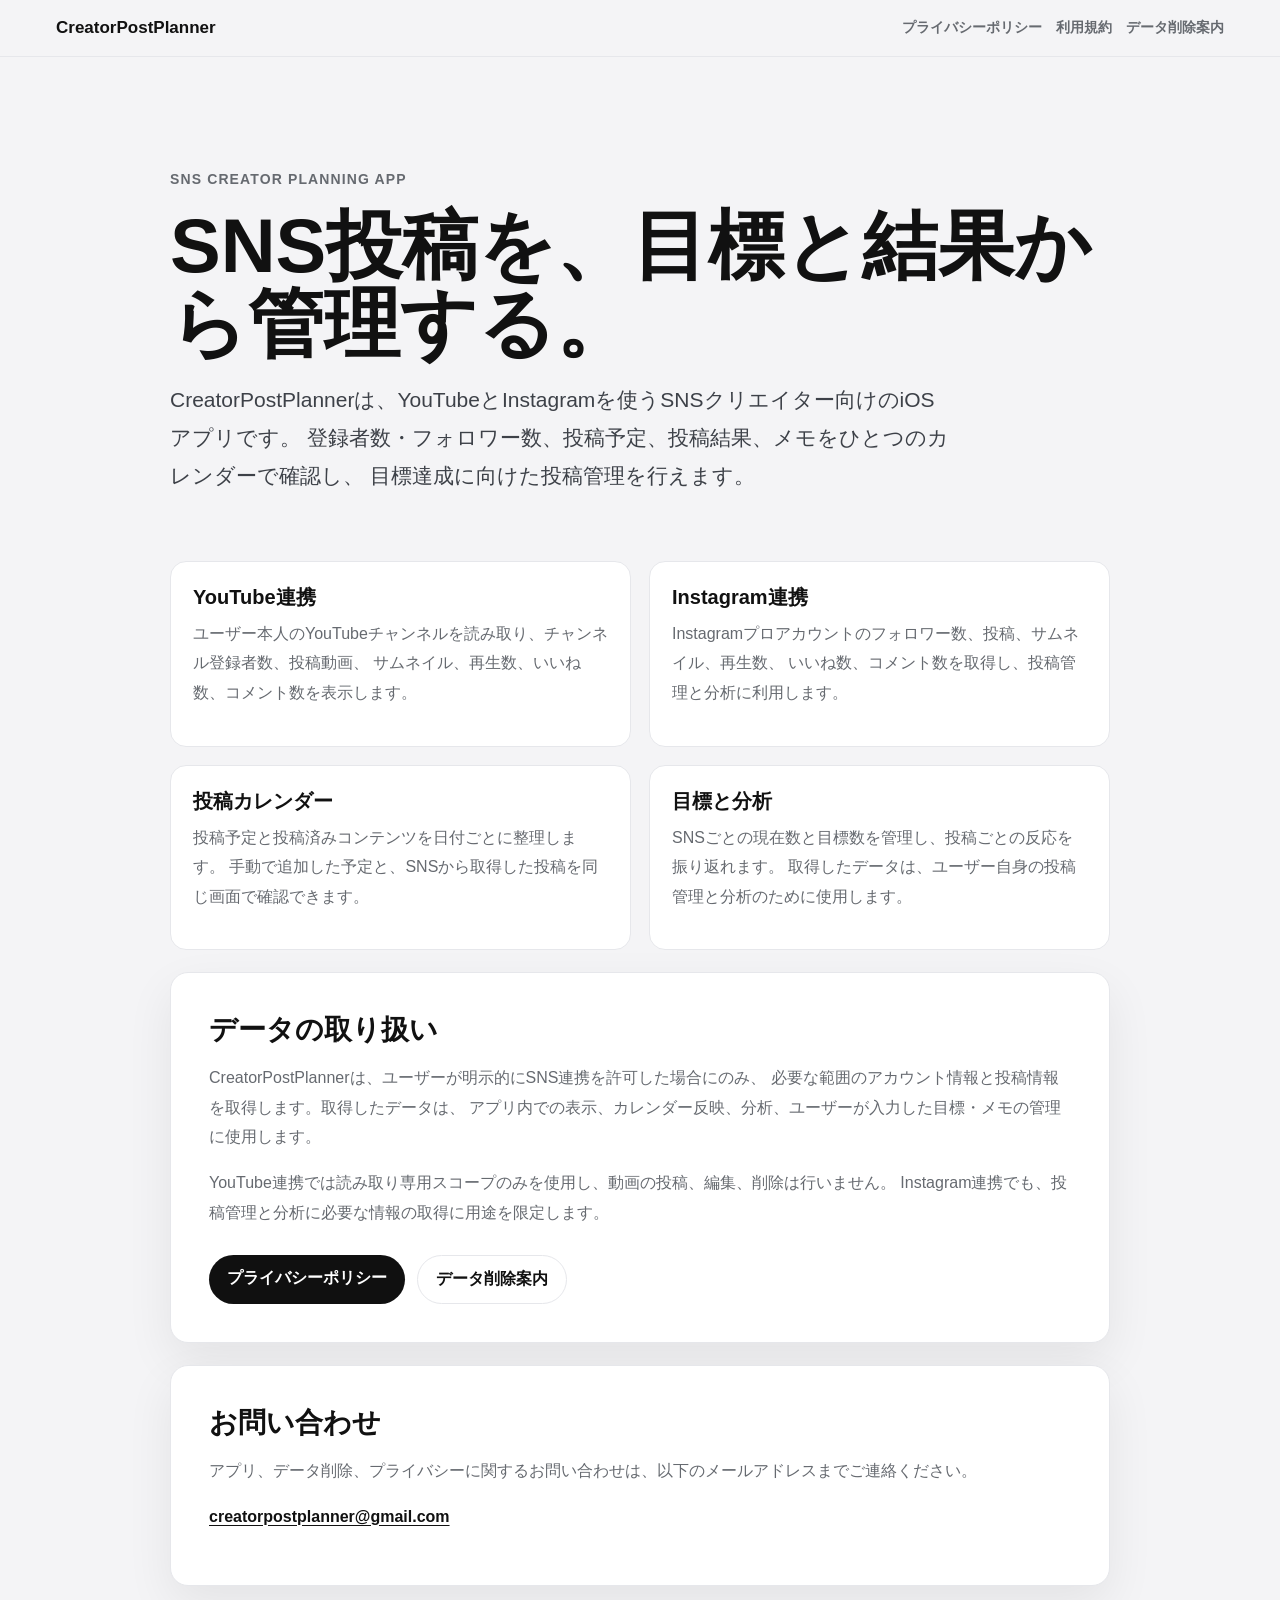
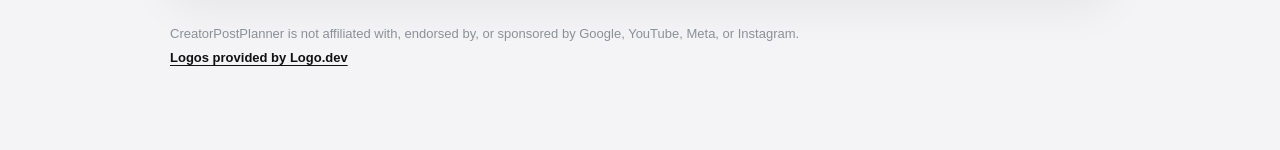
<file: index.html>
<!doctype html>
<html lang="ja">
<head>
  <meta charset="utf-8">
  <meta name="viewport" content="width=device-width, initial-scale=1">
  <title>CreatorPostPlanner</title>
  <meta name="description" content="CreatorPostPlannerは、YouTubeとInstagramの投稿予定、目標、投稿結果を管理するiOSアプリです。">
  <link rel="stylesheet" href="./assets/site.css">
</head>
<body>
  <header class="site-header">
    <a class="brand" href="./">CreatorPostPlanner</a>
    <nav class="site-nav" aria-label="Site navigation">
      <a href="./privacy/">プライバシーポリシー</a>
      <a href="./terms/">利用規約</a>
      <a href="./data-deletion/">データ削除案内</a>
    </nav>
  </header>

  <main class="page">
    <section class="hero">
      <p class="eyebrow">SNS creator planning app</p>
      <h1>SNS投稿を、目標と結果から管理する。</h1>
      <p class="lead">
        CreatorPostPlannerは、YouTubeとInstagramを使うSNSクリエイター向けのiOSアプリです。
        登録者数・フォロワー数、投稿予定、投稿結果、メモをひとつのカレンダーで確認し、
        目標達成に向けた投稿管理を行えます。
      </p>
    </section>

    <section class="grid" aria-label="Feature overview">
      <article class="mini-card">
        <h2>YouTube連携</h2>
        <p>
          ユーザー本人のYouTubeチャンネルを読み取り、チャンネル登録者数、投稿動画、
          サムネイル、再生数、いいね数、コメント数を表示します。
        </p>
      </article>

      <article class="mini-card">
        <h2>Instagram連携</h2>
        <p>
          Instagramプロアカウントのフォロワー数、投稿、サムネイル、再生数、
          いいね数、コメント数を取得し、投稿管理と分析に利用します。
        </p>
      </article>

      <article class="mini-card">
        <h2>投稿カレンダー</h2>
        <p>
          投稿予定と投稿済みコンテンツを日付ごとに整理します。
          手動で追加した予定と、SNSから取得した投稿を同じ画面で確認できます。
        </p>
      </article>

      <article class="mini-card">
        <h2>目標と分析</h2>
        <p>
          SNSごとの現在数と目標数を管理し、投稿ごとの反応を振り返れます。
          取得したデータは、ユーザー自身の投稿管理と分析のために使用します。
        </p>
      </article>
    </section>

    <section class="card section">
      <h2>データの取り扱い</h2>
      <p>
        CreatorPostPlannerは、ユーザーが明示的にSNS連携を許可した場合にのみ、
        必要な範囲のアカウント情報と投稿情報を取得します。取得したデータは、
        アプリ内での表示、カレンダー反映、分析、ユーザーが入力した目標・メモの管理に使用します。
      </p>
      <p>
        YouTube連携では読み取り専用スコープのみを使用し、動画の投稿、編集、削除は行いません。
        Instagram連携でも、投稿管理と分析に必要な情報の取得に用途を限定します。
      </p>
      <div class="link-row">
        <a class="button-link" href="./privacy/">プライバシーポリシー</a>
        <a class="button-link secondary-link" href="./data-deletion/">データ削除案内</a>
      </div>
    </section>

    <section class="card section">
      <h2>お問い合わせ</h2>
      <p>
        アプリ、データ削除、プライバシーに関するお問い合わせは、以下のメールアドレスまでご連絡ください。
      </p>
      <p><a href="mailto:creatorpostplanner@gmail.com">creatorpostplanner@gmail.com</a></p>
    </section>

    <p class="footer">
      CreatorPostPlanner is not affiliated with, endorsed by, or sponsored by Google, YouTube, Meta, or Instagram.
      <br>
      <a href="https://www.logo.dev/" rel="noopener">Logos provided by Logo.dev</a>
    </p>
  </main>
</body>
</html>
</file>
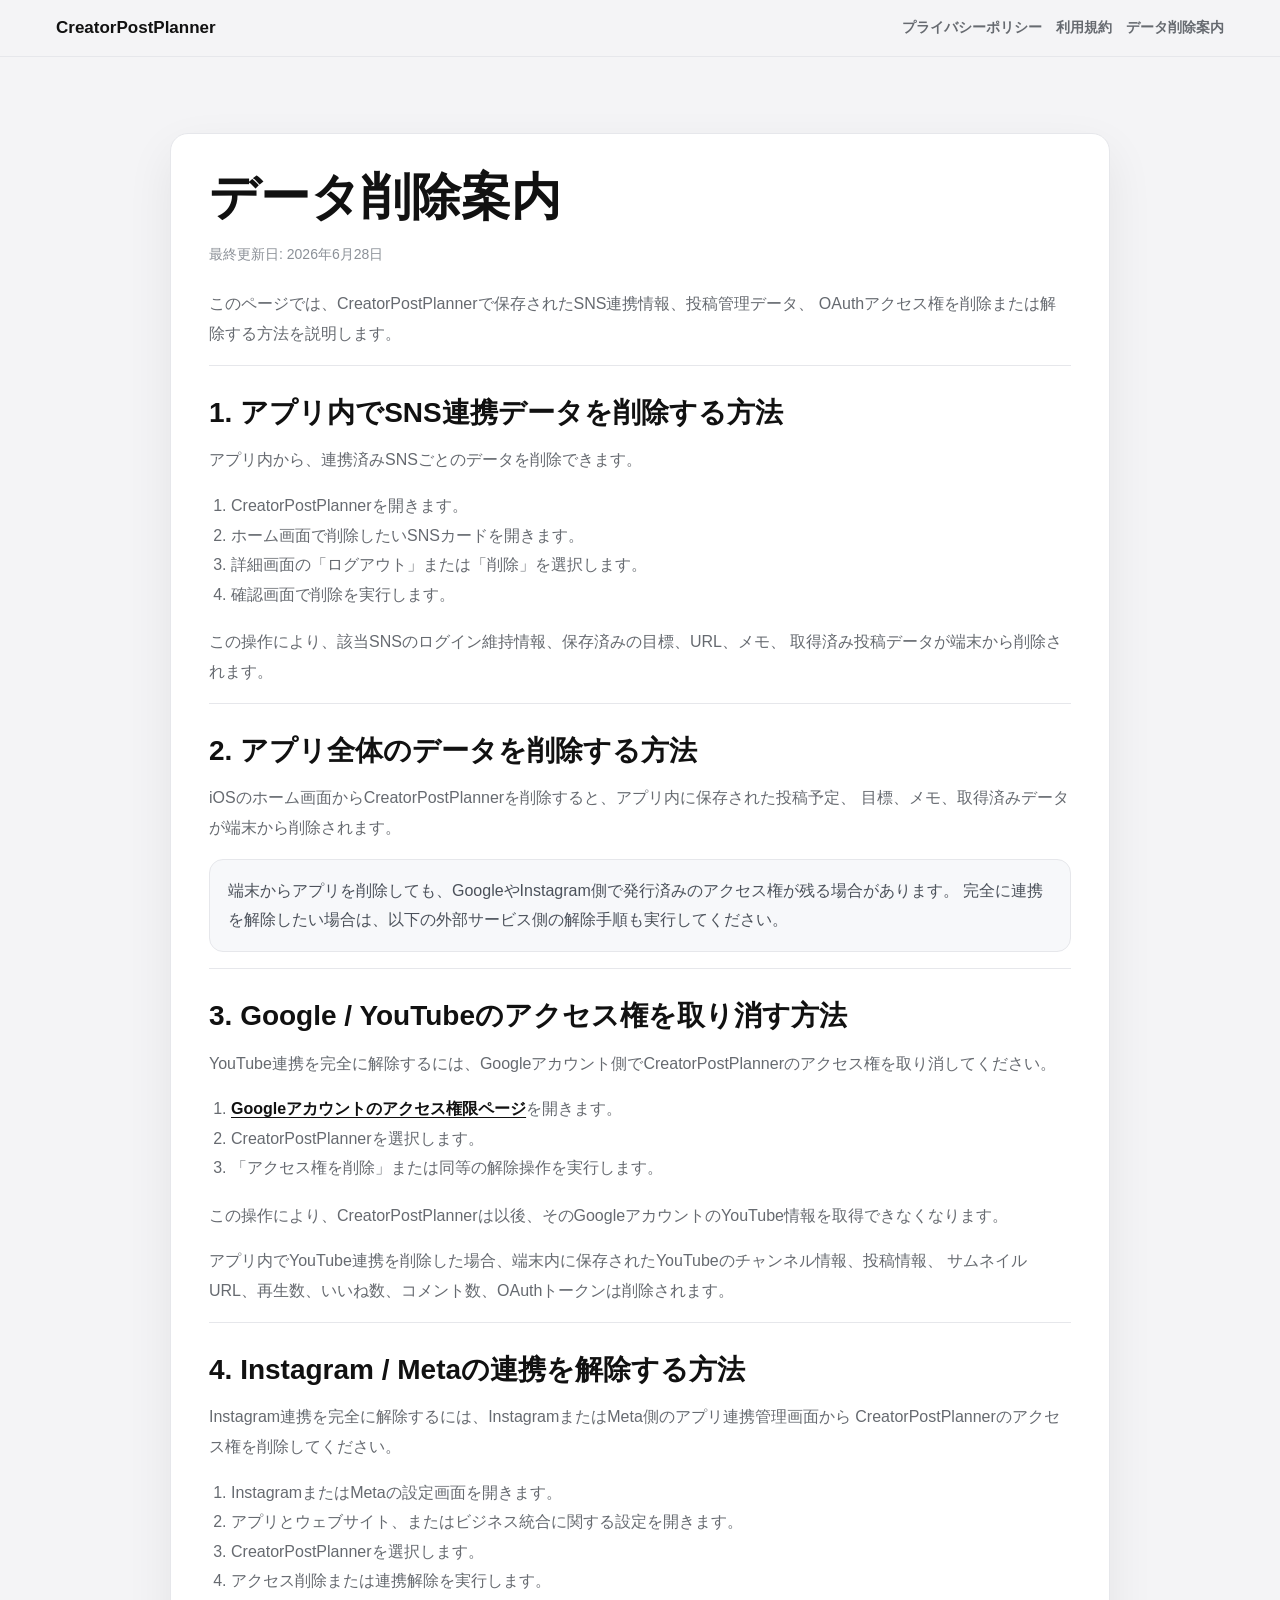
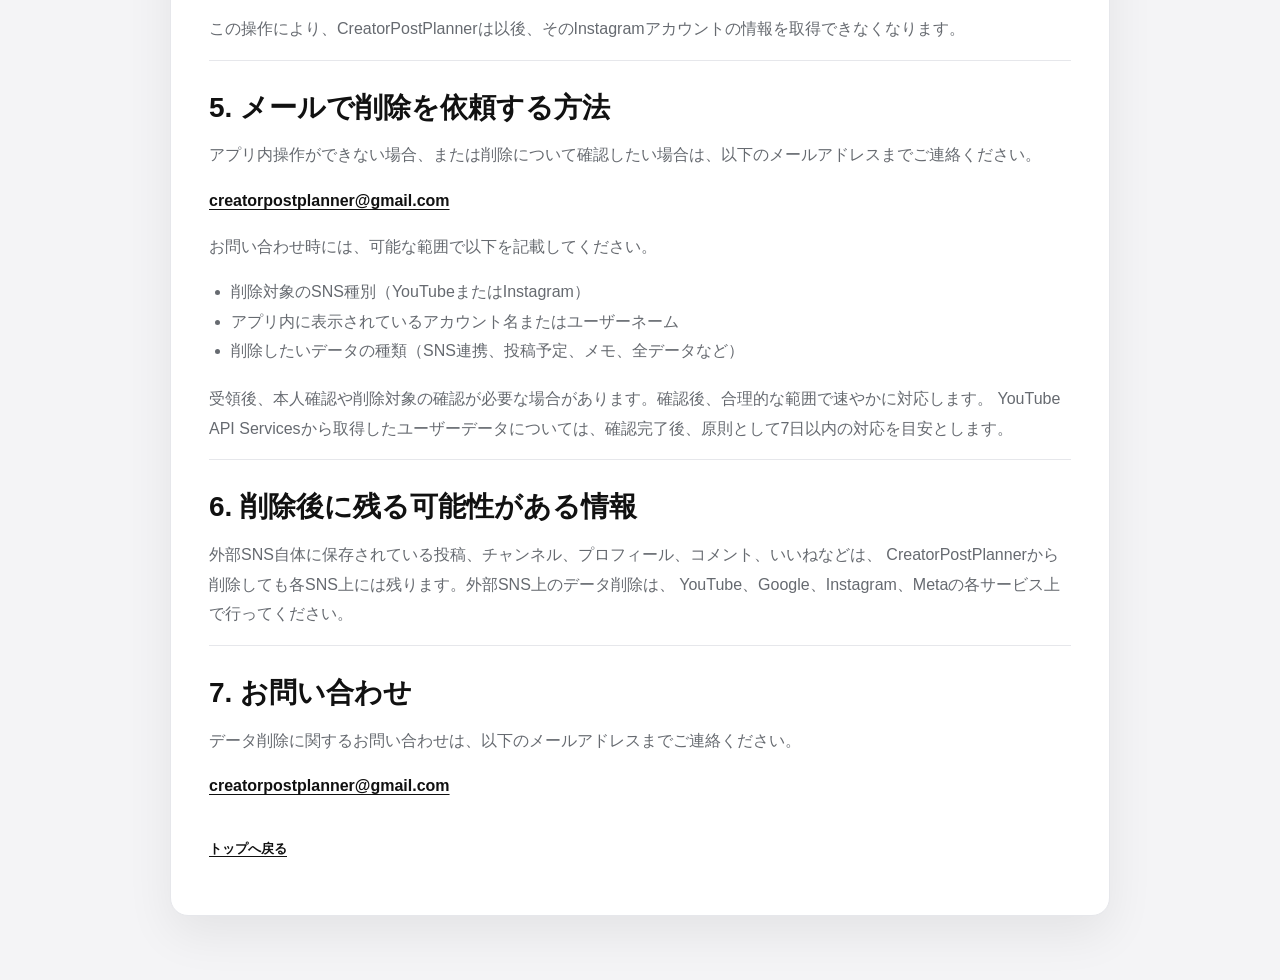
<file: data-deletion/index.html>
<!doctype html>
<html lang="ja">
<head>
  <meta charset="utf-8">
  <meta name="viewport" content="width=device-width, initial-scale=1">
  <title>データ削除案内 | CreatorPostPlanner</title>
  <meta name="description" content="CreatorPostPlannerで保存されたSNS連携情報、投稿管理データ、OAuthアクセス権の削除方法を説明します。">
  <link rel="stylesheet" href="../assets/site.css">
</head>
<body>
  <header class="site-header">
    <a class="brand" href="../">CreatorPostPlanner</a>
    <nav class="site-nav" aria-label="Site navigation">
      <a href="../privacy/">プライバシーポリシー</a>
      <a href="../terms/">利用規約</a>
      <a href="../data-deletion/">データ削除案内</a>
    </nav>
  </header>

  <main class="page legal">
    <article class="card">
      <h1>データ削除案内</h1>
      <p class="meta">最終更新日: 2026年6月28日</p>

      <p>
        このページでは、CreatorPostPlannerで保存されたSNS連携情報、投稿管理データ、
        OAuthアクセス権を削除または解除する方法を説明します。
      </p>

      <section class="legal-section">
        <h2>1. アプリ内でSNS連携データを削除する方法</h2>
        <p>アプリ内から、連携済みSNSごとのデータを削除できます。</p>
        <ol>
          <li>CreatorPostPlannerを開きます。</li>
          <li>ホーム画面で削除したいSNSカードを開きます。</li>
          <li>詳細画面の「ログアウト」または「削除」を選択します。</li>
          <li>確認画面で削除を実行します。</li>
        </ol>
        <p>
          この操作により、該当SNSのログイン維持情報、保存済みの目標、URL、メモ、
          取得済み投稿データが端末から削除されます。
        </p>
      </section>

      <section class="legal-section">
        <h2>2. アプリ全体のデータを削除する方法</h2>
        <p>
          iOSのホーム画面からCreatorPostPlannerを削除すると、アプリ内に保存された投稿予定、
          目標、メモ、取得済みデータが端末から削除されます。
        </p>
        <p class="notice">
          端末からアプリを削除しても、GoogleやInstagram側で発行済みのアクセス権が残る場合があります。
          完全に連携を解除したい場合は、以下の外部サービス側の解除手順も実行してください。
        </p>
      </section>

      <section class="legal-section">
        <h2>3. Google / YouTubeのアクセス権を取り消す方法</h2>
        <p>
          YouTube連携を完全に解除するには、Googleアカウント側でCreatorPostPlannerのアクセス権を取り消してください。
        </p>
        <ol>
          <li><a href="https://myaccount.google.com/permissions" rel="noopener">Googleアカウントのアクセス権限ページ</a>を開きます。</li>
          <li>CreatorPostPlannerを選択します。</li>
          <li>「アクセス権を削除」または同等の解除操作を実行します。</li>
        </ol>
        <p>
          この操作により、CreatorPostPlannerは以後、そのGoogleアカウントのYouTube情報を取得できなくなります。
        </p>
        <p>
          アプリ内でYouTube連携を削除した場合、端末内に保存されたYouTubeのチャンネル情報、投稿情報、
          サムネイルURL、再生数、いいね数、コメント数、OAuthトークンは削除されます。
        </p>
      </section>

      <section class="legal-section">
        <h2>4. Instagram / Metaの連携を解除する方法</h2>
        <p>
          Instagram連携を完全に解除するには、InstagramまたはMeta側のアプリ連携管理画面から
          CreatorPostPlannerのアクセス権を削除してください。
        </p>
        <ol>
          <li>InstagramまたはMetaの設定画面を開きます。</li>
          <li>アプリとウェブサイト、またはビジネス統合に関する設定を開きます。</li>
          <li>CreatorPostPlannerを選択します。</li>
          <li>アクセス削除または連携解除を実行します。</li>
        </ol>
        <p>
          この操作により、CreatorPostPlannerは以後、そのInstagramアカウントの情報を取得できなくなります。
        </p>
      </section>

      <section class="legal-section">
        <h2>5. メールで削除を依頼する方法</h2>
        <p>
          アプリ内操作ができない場合、または削除について確認したい場合は、以下のメールアドレスまでご連絡ください。
        </p>
        <p><a href="mailto:creatorpostplanner@gmail.com">creatorpostplanner@gmail.com</a></p>
        <p>お問い合わせ時には、可能な範囲で以下を記載してください。</p>
        <ul>
          <li>削除対象のSNS種別（YouTubeまたはInstagram）</li>
          <li>アプリ内に表示されているアカウント名またはユーザーネーム</li>
          <li>削除したいデータの種類（SNS連携、投稿予定、メモ、全データなど）</li>
        </ul>
        <p>
          受領後、本人確認や削除対象の確認が必要な場合があります。確認後、合理的な範囲で速やかに対応します。
          YouTube API Servicesから取得したユーザーデータについては、確認完了後、原則として7日以内の対応を目安とします。
        </p>
      </section>

      <section class="legal-section">
        <h2>6. 削除後に残る可能性がある情報</h2>
        <p>
          外部SNS自体に保存されている投稿、チャンネル、プロフィール、コメント、いいねなどは、
          CreatorPostPlannerから削除しても各SNS上には残ります。外部SNS上のデータ削除は、
          YouTube、Google、Instagram、Metaの各サービス上で行ってください。
        </p>
      </section>

      <section class="legal-section">
        <h2>7. お問い合わせ</h2>
        <p>
          データ削除に関するお問い合わせは、以下のメールアドレスまでご連絡ください。
        </p>
        <p><a href="mailto:creatorpostplanner@gmail.com">creatorpostplanner@gmail.com</a></p>
      </section>

      <p class="footer"><a href="../">トップへ戻る</a></p>
    </article>
  </main>
</body>
</html>
</file>
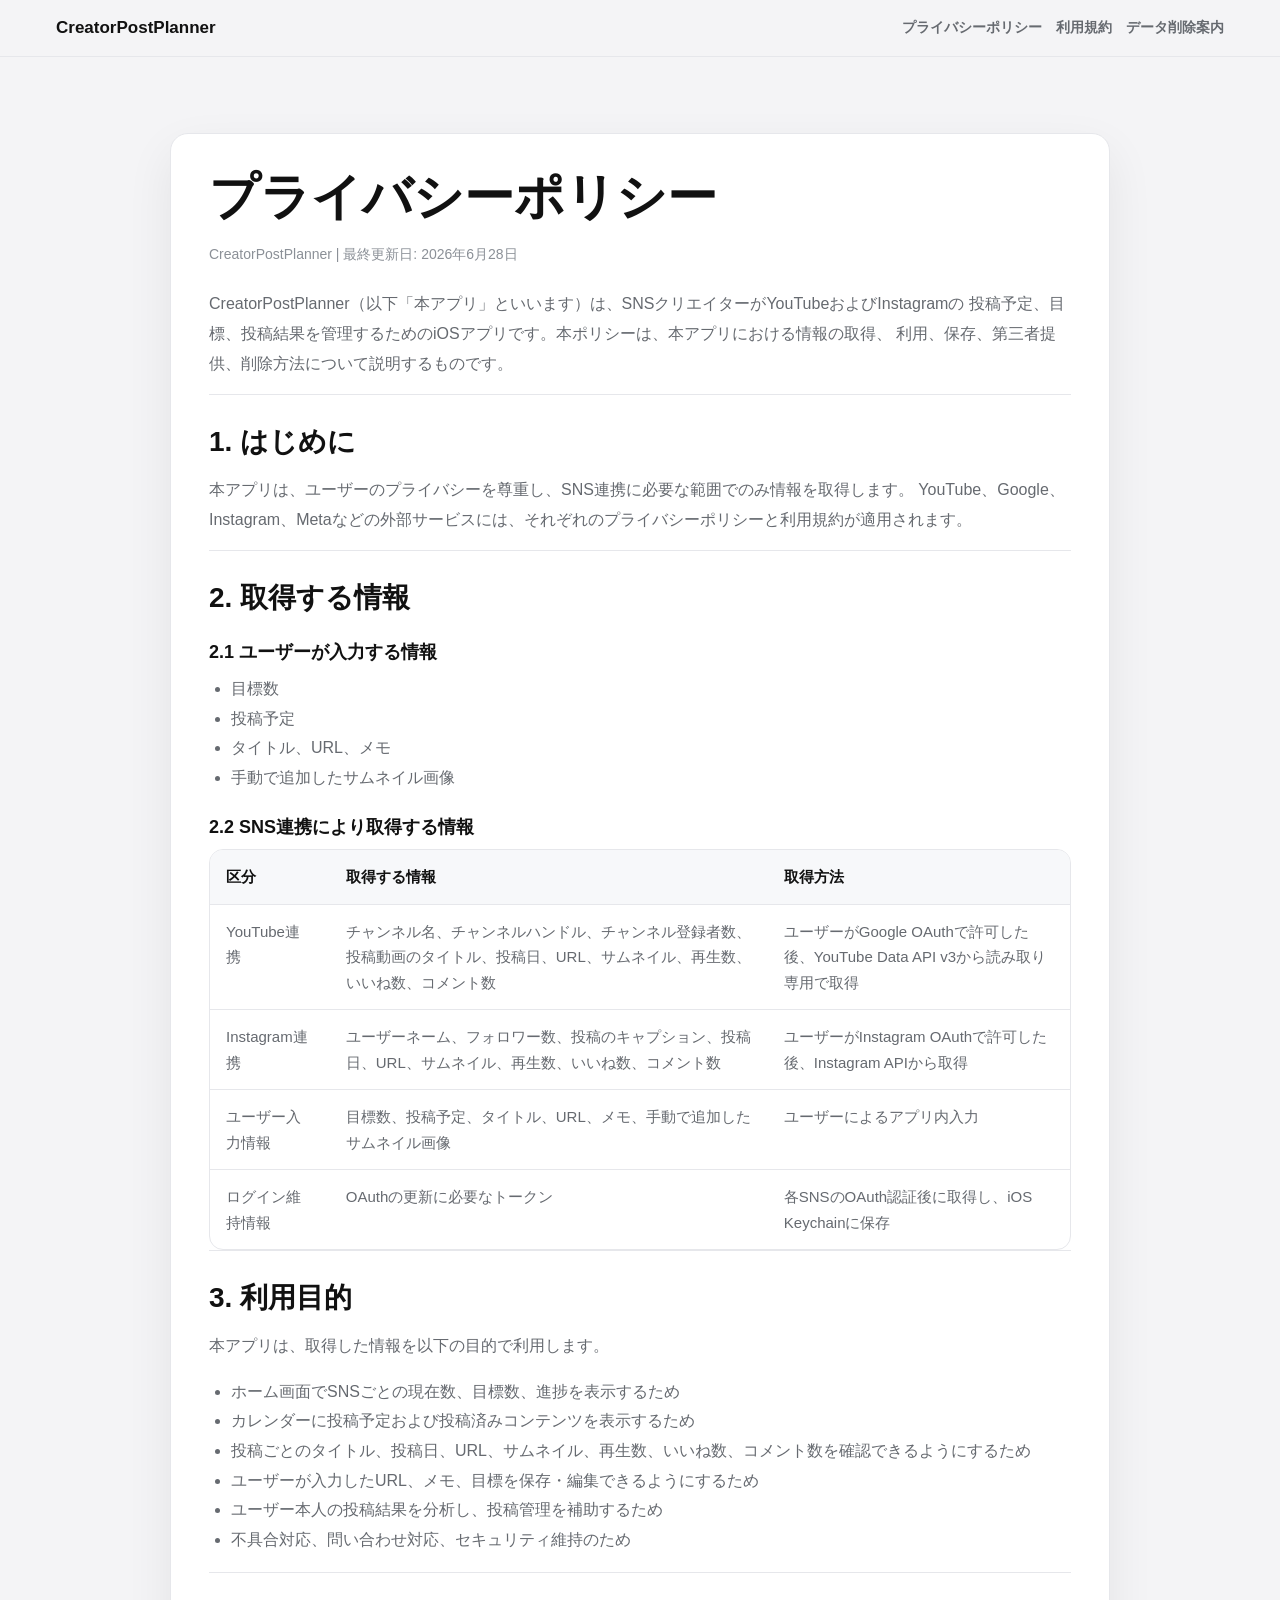
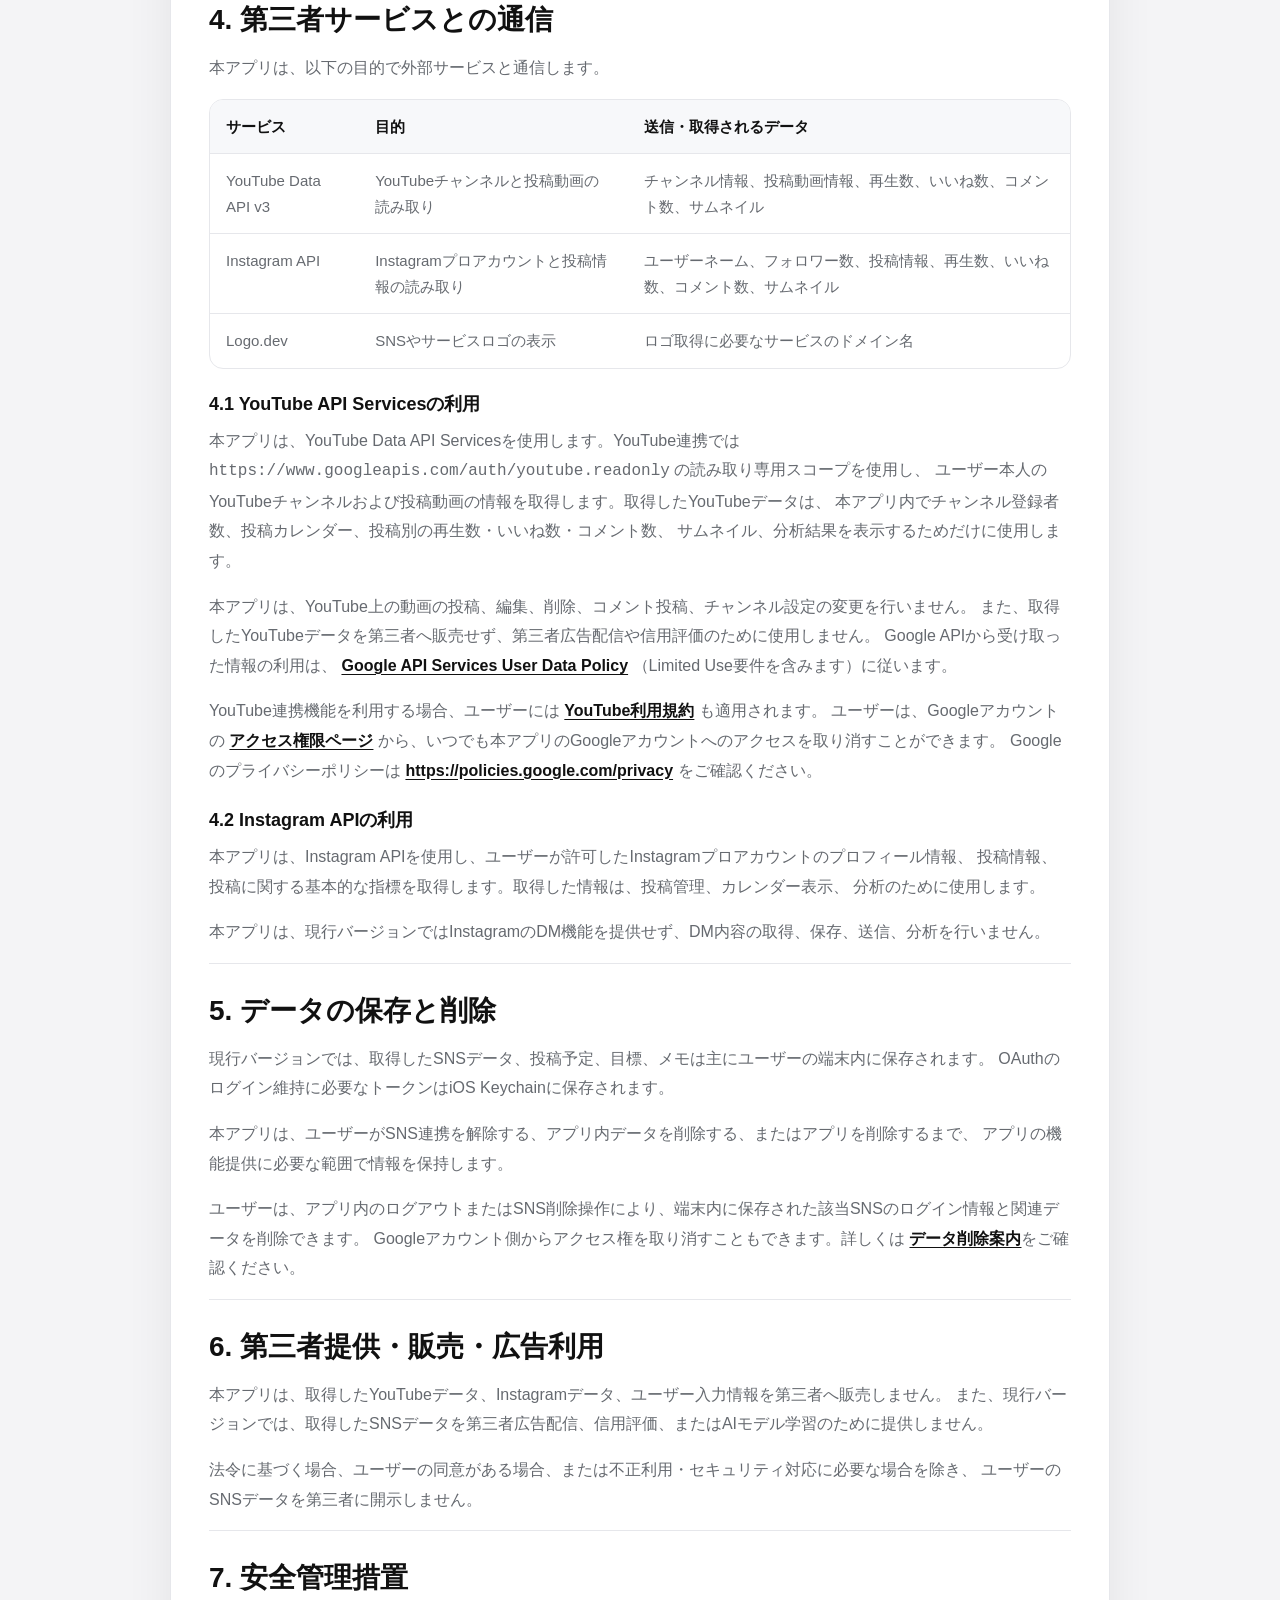
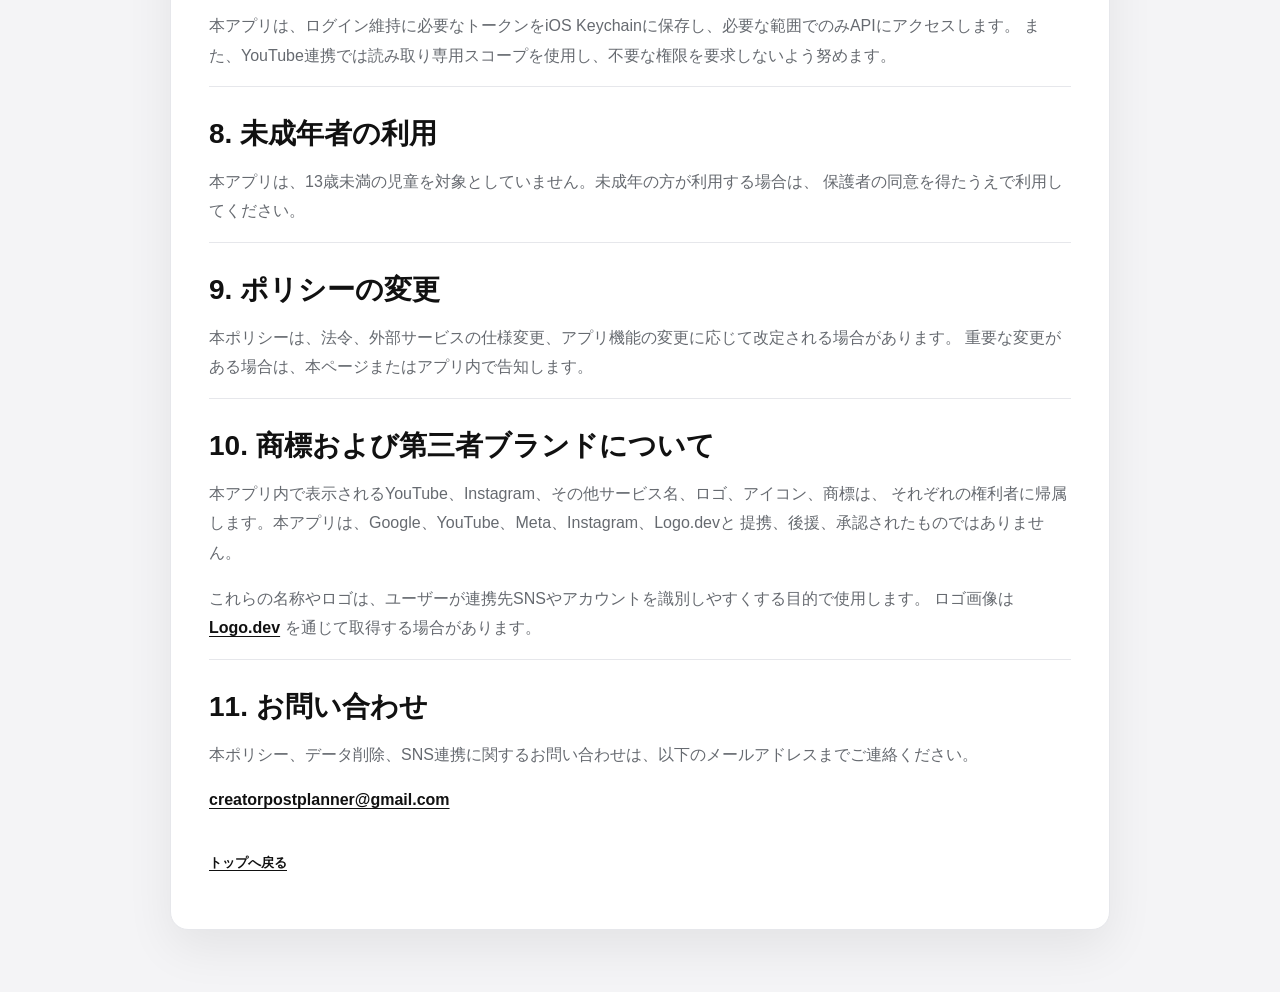
<file: privacy/index.html>
<!doctype html>
<html lang="ja">
<head>
  <meta charset="utf-8">
  <meta name="viewport" content="width=device-width, initial-scale=1">
  <title>プライバシーポリシー | CreatorPostPlanner</title>
  <meta name="description" content="CreatorPostPlannerのプライバシーポリシー。取得するSNSデータ、利用目的、保存、削除、第三者提供について説明します。">
  <link rel="stylesheet" href="../assets/site.css">
</head>
<body>
  <header class="site-header">
    <a class="brand" href="../">CreatorPostPlanner</a>
    <nav class="site-nav" aria-label="Site navigation">
      <a href="../privacy/">プライバシーポリシー</a>
      <a href="../terms/">利用規約</a>
      <a href="../data-deletion/">データ削除案内</a>
    </nav>
  </header>

  <main class="page legal">
    <article class="card">
      <h1>プライバシーポリシー</h1>
      <p class="meta">CreatorPostPlanner | 最終更新日: 2026年6月28日</p>

      <p>
        CreatorPostPlanner（以下「本アプリ」といいます）は、SNSクリエイターがYouTubeおよびInstagramの
        投稿予定、目標、投稿結果を管理するためのiOSアプリです。本ポリシーは、本アプリにおける情報の取得、
        利用、保存、第三者提供、削除方法について説明するものです。
      </p>

      <section class="legal-section">
        <h2>1. はじめに</h2>
        <p>
          本アプリは、ユーザーのプライバシーを尊重し、SNS連携に必要な範囲でのみ情報を取得します。
          YouTube、Google、Instagram、Metaなどの外部サービスには、それぞれのプライバシーポリシーと利用規約が適用されます。
        </p>
      </section>

      <section class="legal-section">
        <h2>2. 取得する情報</h2>
        <h3>2.1 ユーザーが入力する情報</h3>
        <ul>
          <li>目標数</li>
          <li>投稿予定</li>
          <li>タイトル、URL、メモ</li>
          <li>手動で追加したサムネイル画像</li>
        </ul>

        <h3>2.2 SNS連携により取得する情報</h3>
        <div class="table-wrap">
          <table>
            <thead>
              <tr>
                <th>区分</th>
                <th>取得する情報</th>
                <th>取得方法</th>
              </tr>
            </thead>
            <tbody>
              <tr>
                <td>YouTube連携</td>
                <td>チャンネル名、チャンネルハンドル、チャンネル登録者数、投稿動画のタイトル、投稿日、URL、サムネイル、再生数、いいね数、コメント数</td>
                <td>ユーザーがGoogle OAuthで許可した後、YouTube Data API v3から読み取り専用で取得</td>
              </tr>
              <tr>
                <td>Instagram連携</td>
                <td>ユーザーネーム、フォロワー数、投稿のキャプション、投稿日、URL、サムネイル、再生数、いいね数、コメント数</td>
                <td>ユーザーがInstagram OAuthで許可した後、Instagram APIから取得</td>
              </tr>
              <tr>
                <td>ユーザー入力情報</td>
                <td>目標数、投稿予定、タイトル、URL、メモ、手動で追加したサムネイル画像</td>
                <td>ユーザーによるアプリ内入力</td>
              </tr>
              <tr>
                <td>ログイン維持情報</td>
                <td>OAuthの更新に必要なトークン</td>
                <td>各SNSのOAuth認証後に取得し、iOS Keychainに保存</td>
              </tr>
            </tbody>
          </table>
        </div>
      </section>

      <section class="legal-section">
        <h2>3. 利用目的</h2>
        <p>本アプリは、取得した情報を以下の目的で利用します。</p>
        <ul>
          <li>ホーム画面でSNSごとの現在数、目標数、進捗を表示するため</li>
          <li>カレンダーに投稿予定および投稿済みコンテンツを表示するため</li>
          <li>投稿ごとのタイトル、投稿日、URL、サムネイル、再生数、いいね数、コメント数を確認できるようにするため</li>
          <li>ユーザーが入力したURL、メモ、目標を保存・編集できるようにするため</li>
          <li>ユーザー本人の投稿結果を分析し、投稿管理を補助するため</li>
          <li>不具合対応、問い合わせ対応、セキュリティ維持のため</li>
        </ul>
      </section>

      <section class="legal-section">
        <h2>4. 第三者サービスとの通信</h2>
        <p>本アプリは、以下の目的で外部サービスと通信します。</p>
        <div class="table-wrap">
          <table>
            <thead>
              <tr>
                <th>サービス</th>
                <th>目的</th>
                <th>送信・取得されるデータ</th>
              </tr>
            </thead>
            <tbody>
              <tr>
                <td>YouTube Data API v3</td>
                <td>YouTubeチャンネルと投稿動画の読み取り</td>
                <td>チャンネル情報、投稿動画情報、再生数、いいね数、コメント数、サムネイル</td>
              </tr>
              <tr>
                <td>Instagram API</td>
                <td>Instagramプロアカウントと投稿情報の読み取り</td>
                <td>ユーザーネーム、フォロワー数、投稿情報、再生数、いいね数、コメント数、サムネイル</td>
              </tr>
              <tr>
                <td>Logo.dev</td>
                <td>SNSやサービスロゴの表示</td>
                <td>ロゴ取得に必要なサービスのドメイン名</td>
              </tr>
            </tbody>
          </table>
        </div>

        <h3>4.1 YouTube API Servicesの利用</h3>
        <p>
          本アプリは、YouTube Data API Servicesを使用します。YouTube連携では
          <code>https://www.googleapis.com/auth/youtube.readonly</code> の読み取り専用スコープを使用し、
          ユーザー本人のYouTubeチャンネルおよび投稿動画の情報を取得します。取得したYouTubeデータは、
          本アプリ内でチャンネル登録者数、投稿カレンダー、投稿別の再生数・いいね数・コメント数、
          サムネイル、分析結果を表示するためだけに使用します。
        </p>
        <p>
          本アプリは、YouTube上の動画の投稿、編集、削除、コメント投稿、チャンネル設定の変更を行いません。
          また、取得したYouTubeデータを第三者へ販売せず、第三者広告配信や信用評価のために使用しません。
          Google APIから受け取った情報の利用は、
          <a href="https://developers.google.com/terms/api-services-user-data-policy" rel="noopener">Google API Services User Data Policy</a>
          （Limited Use要件を含みます）に従います。
        </p>
        <p>
          YouTube連携機能を利用する場合、ユーザーには
          <a href="https://www.youtube.com/t/terms" rel="noopener">YouTube利用規約</a>
          も適用されます。
          ユーザーは、Googleアカウントの
          <a href="https://myaccount.google.com/permissions" rel="noopener">アクセス権限ページ</a>
          から、いつでも本アプリのGoogleアカウントへのアクセスを取り消すことができます。
          Googleのプライバシーポリシーは
          <a href="https://policies.google.com/privacy" rel="noopener">https://policies.google.com/privacy</a>
          をご確認ください。
        </p>

        <h3>4.2 Instagram APIの利用</h3>
        <p>
          本アプリは、Instagram APIを使用し、ユーザーが許可したInstagramプロアカウントのプロフィール情報、
          投稿情報、投稿に関する基本的な指標を取得します。取得した情報は、投稿管理、カレンダー表示、
          分析のために使用します。
        </p>
        <p>
          本アプリは、現行バージョンではInstagramのDM機能を提供せず、DM内容の取得、保存、送信、分析を行いません。
        </p>
      </section>

      <section class="legal-section">
        <h2>5. データの保存と削除</h2>
        <p>
          現行バージョンでは、取得したSNSデータ、投稿予定、目標、メモは主にユーザーの端末内に保存されます。
          OAuthのログイン維持に必要なトークンはiOS Keychainに保存されます。
        </p>
        <p>
          本アプリは、ユーザーがSNS連携を解除する、アプリ内データを削除する、またはアプリを削除するまで、
          アプリの機能提供に必要な範囲で情報を保持します。
        </p>
        <p>
          ユーザーは、アプリ内のログアウトまたはSNS削除操作により、端末内に保存された該当SNSのログイン情報と関連データを削除できます。
          Googleアカウント側からアクセス権を取り消すこともできます。詳しくは
          <a href="../data-deletion/">データ削除案内</a>をご確認ください。
        </p>
      </section>

      <section class="legal-section">
        <h2>6. 第三者提供・販売・広告利用</h2>
        <p>
          本アプリは、取得したYouTubeデータ、Instagramデータ、ユーザー入力情報を第三者へ販売しません。
          また、現行バージョンでは、取得したSNSデータを第三者広告配信、信用評価、またはAIモデル学習のために提供しません。
        </p>
        <p>
          法令に基づく場合、ユーザーの同意がある場合、または不正利用・セキュリティ対応に必要な場合を除き、
          ユーザーのSNSデータを第三者に開示しません。
        </p>
      </section>

      <section class="legal-section">
        <h2>7. 安全管理措置</h2>
        <p>
          本アプリは、ログイン維持に必要なトークンをiOS Keychainに保存し、必要な範囲でのみAPIにアクセスします。
          また、YouTube連携では読み取り専用スコープを使用し、不要な権限を要求しないよう努めます。
        </p>
      </section>

      <section class="legal-section">
        <h2>8. 未成年者の利用</h2>
        <p>
          本アプリは、13歳未満の児童を対象としていません。未成年の方が利用する場合は、
          保護者の同意を得たうえで利用してください。
        </p>
      </section>

      <section class="legal-section">
        <h2>9. ポリシーの変更</h2>
        <p>
          本ポリシーは、法令、外部サービスの仕様変更、アプリ機能の変更に応じて改定される場合があります。
          重要な変更がある場合は、本ページまたはアプリ内で告知します。
        </p>
      </section>

      <section class="legal-section">
        <h2>10. 商標および第三者ブランドについて</h2>
        <p>
          本アプリ内で表示されるYouTube、Instagram、その他サービス名、ロゴ、アイコン、商標は、
          それぞれの権利者に帰属します。本アプリは、Google、YouTube、Meta、Instagram、Logo.devと
          提携、後援、承認されたものではありません。
        </p>
        <p>
          これらの名称やロゴは、ユーザーが連携先SNSやアカウントを識別しやすくする目的で使用します。
          ロゴ画像は <a href="https://www.logo.dev/" rel="noopener">Logo.dev</a> を通じて取得する場合があります。
        </p>
      </section>

      <section class="legal-section">
        <h2>11. お問い合わせ</h2>
        <p>
          本ポリシー、データ削除、SNS連携に関するお問い合わせは、以下のメールアドレスまでご連絡ください。
        </p>
        <p><a href="mailto:creatorpostplanner@gmail.com">creatorpostplanner@gmail.com</a></p>
      </section>

      <p class="footer"><a href="../">トップへ戻る</a></p>
    </article>
  </main>
</body>
</html>
</file>
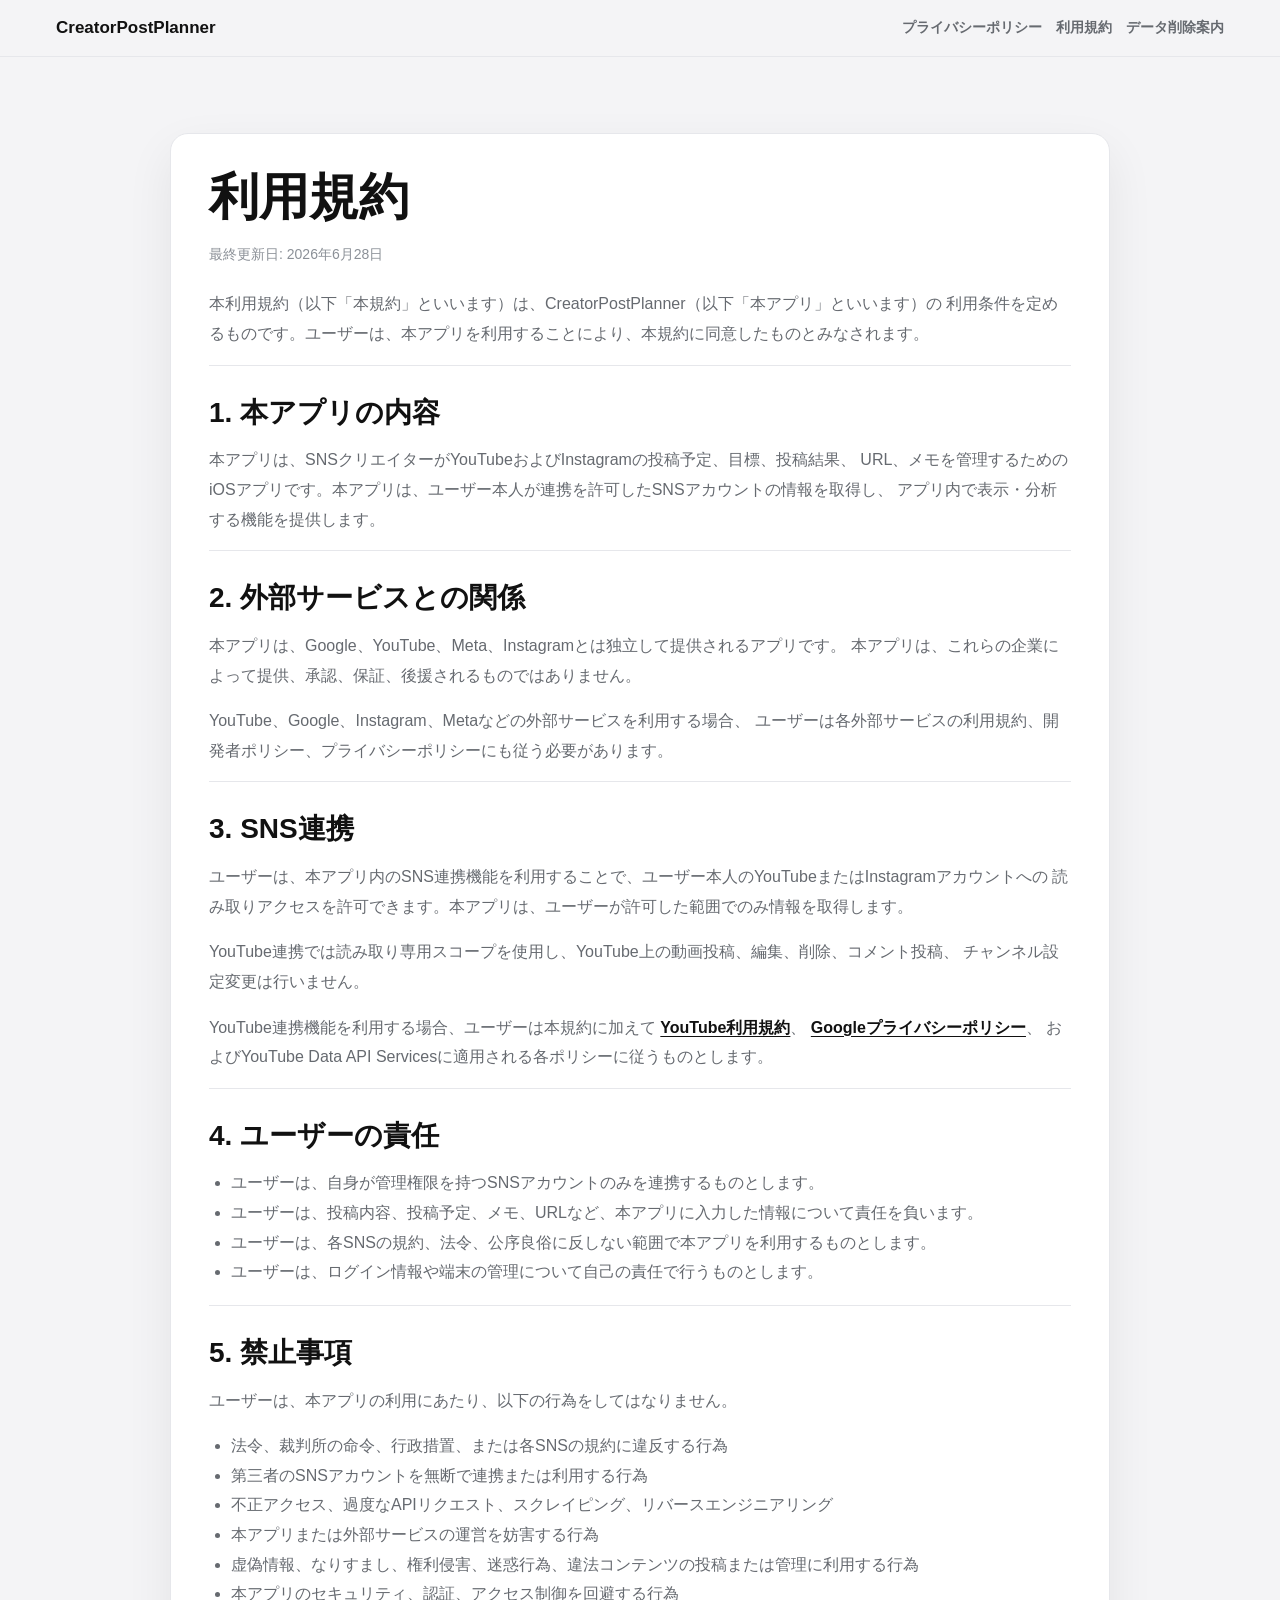
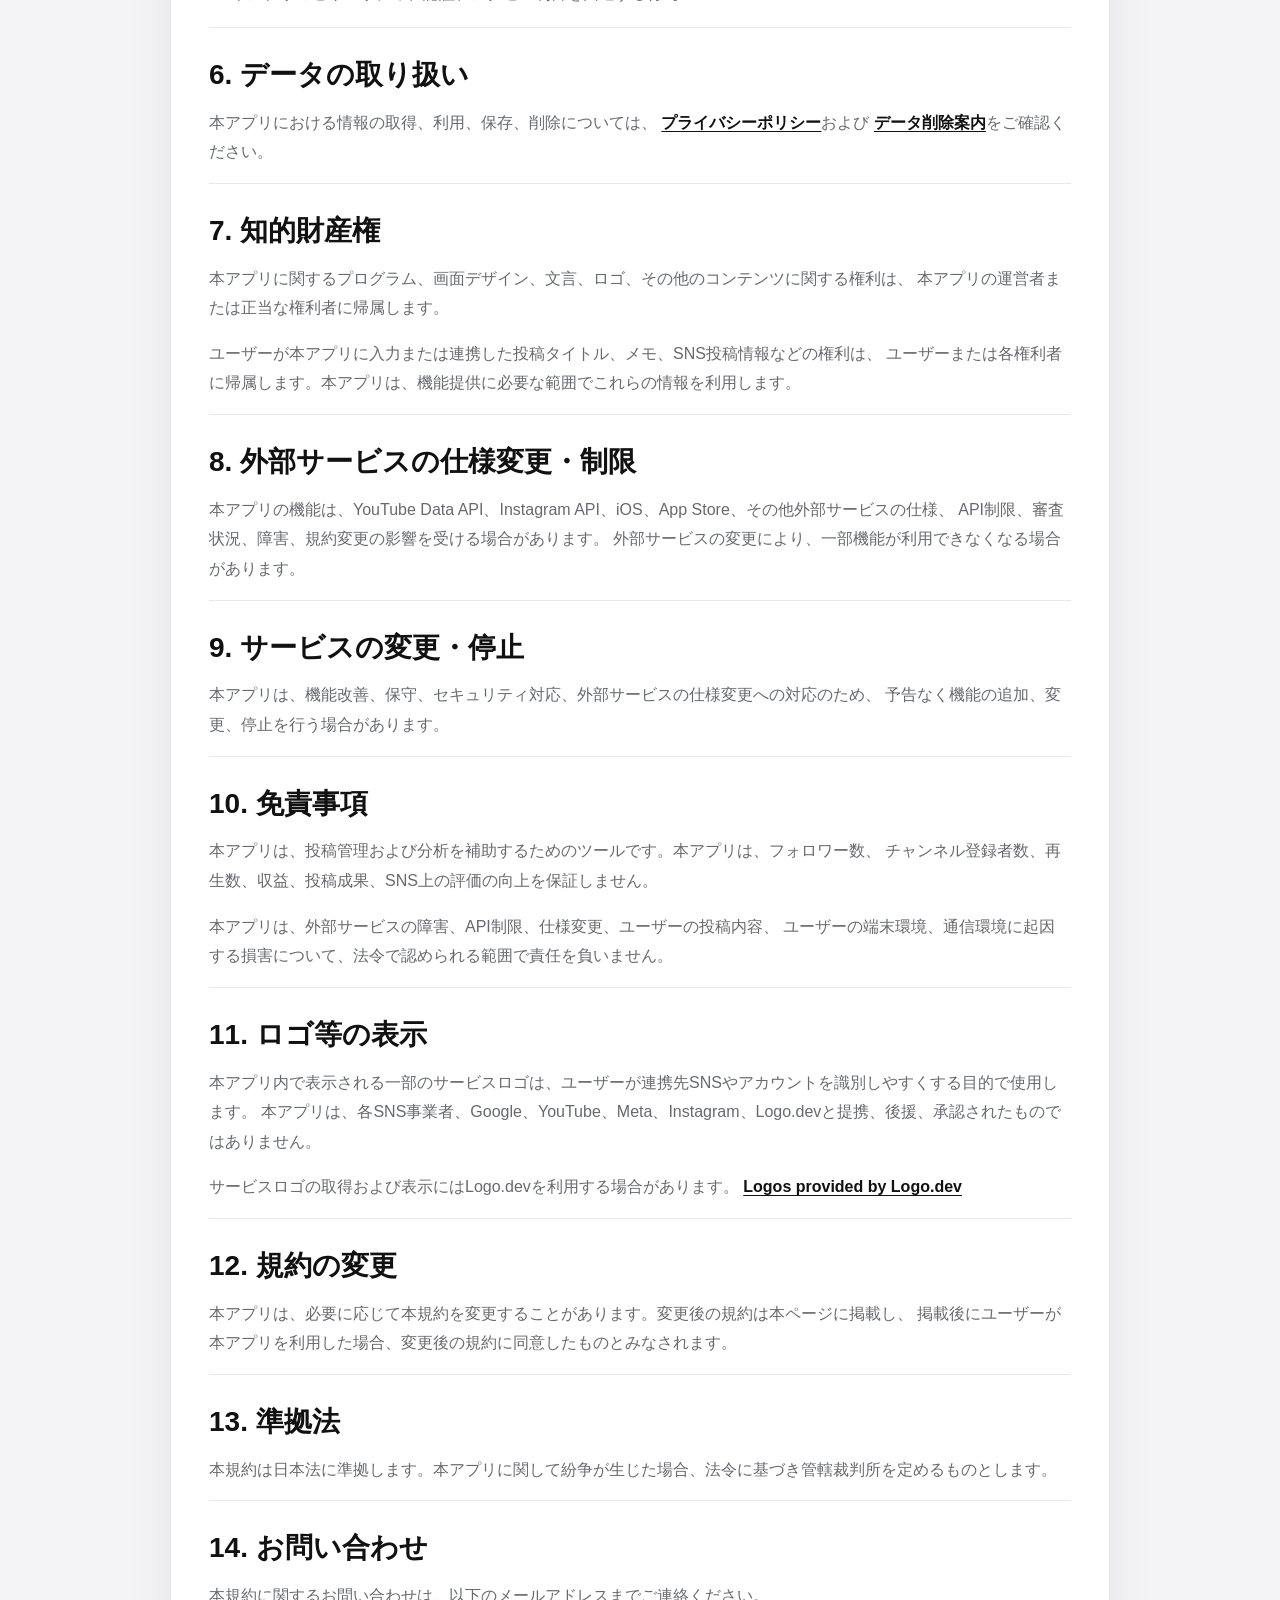
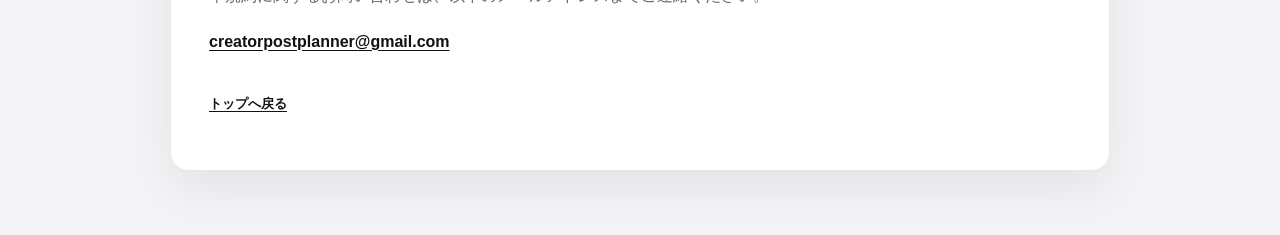
<file: terms/index.html>
<!doctype html>
<html lang="ja">
<head>
  <meta charset="utf-8">
  <meta name="viewport" content="width=device-width, initial-scale=1">
  <title>利用規約 | CreatorPostPlanner</title>
  <meta name="description" content="CreatorPostPlannerの利用規約。サービス内容、禁止事項、外部SNS連携、免責事項について説明します。">
  <link rel="stylesheet" href="../assets/site.css">
</head>
<body>
  <header class="site-header">
    <a class="brand" href="../">CreatorPostPlanner</a>
    <nav class="site-nav" aria-label="Site navigation">
      <a href="../privacy/">プライバシーポリシー</a>
      <a href="../terms/">利用規約</a>
      <a href="../data-deletion/">データ削除案内</a>
    </nav>
  </header>

  <main class="page legal">
    <article class="card">
      <h1>利用規約</h1>
      <p class="meta">最終更新日: 2026年6月28日</p>

      <p>
        本利用規約（以下「本規約」といいます）は、CreatorPostPlanner（以下「本アプリ」といいます）の
        利用条件を定めるものです。ユーザーは、本アプリを利用することにより、本規約に同意したものとみなされます。
      </p>

      <section class="legal-section">
        <h2>1. 本アプリの内容</h2>
        <p>
          本アプリは、SNSクリエイターがYouTubeおよびInstagramの投稿予定、目標、投稿結果、
          URL、メモを管理するためのiOSアプリです。本アプリは、ユーザー本人が連携を許可したSNSアカウントの情報を取得し、
          アプリ内で表示・分析する機能を提供します。
        </p>
      </section>

      <section class="legal-section">
        <h2>2. 外部サービスとの関係</h2>
        <p>
          本アプリは、Google、YouTube、Meta、Instagramとは独立して提供されるアプリです。
          本アプリは、これらの企業によって提供、承認、保証、後援されるものではありません。
        </p>
        <p>
          YouTube、Google、Instagram、Metaなどの外部サービスを利用する場合、
          ユーザーは各外部サービスの利用規約、開発者ポリシー、プライバシーポリシーにも従う必要があります。
        </p>
      </section>

      <section class="legal-section">
        <h2>3. SNS連携</h2>
        <p>
          ユーザーは、本アプリ内のSNS連携機能を利用することで、ユーザー本人のYouTubeまたはInstagramアカウントへの
          読み取りアクセスを許可できます。本アプリは、ユーザーが許可した範囲でのみ情報を取得します。
        </p>
        <p>
          YouTube連携では読み取り専用スコープを使用し、YouTube上の動画投稿、編集、削除、コメント投稿、
          チャンネル設定変更は行いません。
        </p>
        <p>
          YouTube連携機能を利用する場合、ユーザーは本規約に加えて
          <a href="https://www.youtube.com/t/terms" rel="noopener">YouTube利用規約</a>、
          <a href="https://policies.google.com/privacy" rel="noopener">Googleプライバシーポリシー</a>、
          およびYouTube Data API Servicesに適用される各ポリシーに従うものとします。
        </p>
      </section>

      <section class="legal-section">
        <h2>4. ユーザーの責任</h2>
        <ul>
          <li>ユーザーは、自身が管理権限を持つSNSアカウントのみを連携するものとします。</li>
          <li>ユーザーは、投稿内容、投稿予定、メモ、URLなど、本アプリに入力した情報について責任を負います。</li>
          <li>ユーザーは、各SNSの規約、法令、公序良俗に反しない範囲で本アプリを利用するものとします。</li>
          <li>ユーザーは、ログイン情報や端末の管理について自己の責任で行うものとします。</li>
        </ul>
      </section>

      <section class="legal-section">
        <h2>5. 禁止事項</h2>
        <p>ユーザーは、本アプリの利用にあたり、以下の行為をしてはなりません。</p>
        <ul>
          <li>法令、裁判所の命令、行政措置、または各SNSの規約に違反する行為</li>
          <li>第三者のSNSアカウントを無断で連携または利用する行為</li>
          <li>不正アクセス、過度なAPIリクエスト、スクレイピング、リバースエンジニアリング</li>
          <li>本アプリまたは外部サービスの運営を妨害する行為</li>
          <li>虚偽情報、なりすまし、権利侵害、迷惑行為、違法コンテンツの投稿または管理に利用する行為</li>
          <li>本アプリのセキュリティ、認証、アクセス制御を回避する行為</li>
        </ul>
      </section>

      <section class="legal-section">
        <h2>6. データの取り扱い</h2>
        <p>
          本アプリにおける情報の取得、利用、保存、削除については、
          <a href="../privacy/">プライバシーポリシー</a>および
          <a href="../data-deletion/">データ削除案内</a>をご確認ください。
        </p>
      </section>

      <section class="legal-section">
        <h2>7. 知的財産権</h2>
        <p>
          本アプリに関するプログラム、画面デザイン、文言、ロゴ、その他のコンテンツに関する権利は、
          本アプリの運営者または正当な権利者に帰属します。
        </p>
        <p>
          ユーザーが本アプリに入力または連携した投稿タイトル、メモ、SNS投稿情報などの権利は、
          ユーザーまたは各権利者に帰属します。本アプリは、機能提供に必要な範囲でこれらの情報を利用します。
        </p>
      </section>

      <section class="legal-section">
        <h2>8. 外部サービスの仕様変更・制限</h2>
        <p>
          本アプリの機能は、YouTube Data API、Instagram API、iOS、App Store、その他外部サービスの仕様、
          API制限、審査状況、障害、規約変更の影響を受ける場合があります。
          外部サービスの変更により、一部機能が利用できなくなる場合があります。
        </p>
      </section>

      <section class="legal-section">
        <h2>9. サービスの変更・停止</h2>
        <p>
          本アプリは、機能改善、保守、セキュリティ対応、外部サービスの仕様変更への対応のため、
          予告なく機能の追加、変更、停止を行う場合があります。
        </p>
      </section>

      <section class="legal-section">
        <h2>10. 免責事項</h2>
        <p>
          本アプリは、投稿管理および分析を補助するためのツールです。本アプリは、フォロワー数、
          チャンネル登録者数、再生数、収益、投稿成果、SNS上の評価の向上を保証しません。
        </p>
        <p>
          本アプリは、外部サービスの障害、API制限、仕様変更、ユーザーの投稿内容、
          ユーザーの端末環境、通信環境に起因する損害について、法令で認められる範囲で責任を負いません。
        </p>
      </section>

      <section class="legal-section">
        <h2>11. ロゴ等の表示</h2>
        <p>
          本アプリ内で表示される一部のサービスロゴは、ユーザーが連携先SNSやアカウントを識別しやすくする目的で使用します。
          本アプリは、各SNS事業者、Google、YouTube、Meta、Instagram、Logo.devと提携、後援、承認されたものではありません。
        </p>
        <p>
          サービスロゴの取得および表示にはLogo.devを利用する場合があります。
          <a href="https://www.logo.dev/" rel="noopener">Logos provided by Logo.dev</a>
        </p>
      </section>

      <section class="legal-section">
        <h2>12. 規約の変更</h2>
        <p>
          本アプリは、必要に応じて本規約を変更することがあります。変更後の規約は本ページに掲載し、
          掲載後にユーザーが本アプリを利用した場合、変更後の規約に同意したものとみなされます。
        </p>
      </section>

      <section class="legal-section">
        <h2>13. 準拠法</h2>
        <p>
          本規約は日本法に準拠します。本アプリに関して紛争が生じた場合、法令に基づき管轄裁判所を定めるものとします。
        </p>
      </section>

      <section class="legal-section">
        <h2>14. お問い合わせ</h2>
        <p>
          本規約に関するお問い合わせは、以下のメールアドレスまでご連絡ください。
        </p>
        <p><a href="mailto:creatorpostplanner@gmail.com">creatorpostplanner@gmail.com</a></p>
      </section>

      <p class="footer"><a href="../">トップへ戻る</a></p>
    </article>
  </main>
</body>
</html>
</file>
<file: assets/site.css>
:root {
  color-scheme: light;
  --bg: #f4f4f6;
  --surface: #ffffff;
  --ink: #111111;
  --muted: #666a70;
  --subtle: #8b9097;
  --line: #e6e7eb;
  --black: #101010;
  --accent: #0a66c2;
  --radius: 18px;
  font-family: -apple-system, BlinkMacSystemFont, "Helvetica Neue", "Hiragino Sans", "Yu Gothic", sans-serif;
}

* {
  box-sizing: border-box;
}

body {
  background: var(--bg);
  color: var(--ink);
  margin: 0;
}

a {
  color: var(--ink);
  font-weight: 700;
  text-decoration: underline;
  text-underline-offset: 3px;
}

.site-header {
  align-items: center;
  background: rgb(244 244 246 / 92%);
  border-bottom: 1px solid var(--line);
  display: flex;
  justify-content: space-between;
  gap: 18px;
  left: 0;
  padding: 18px clamp(20px, 5vw, 56px);
  position: sticky;
  right: 0;
  top: 0;
  z-index: 10;
}

.brand {
  color: var(--ink);
  font-size: 17px;
  font-weight: 800;
  letter-spacing: 0;
  text-decoration: none;
}

.site-nav {
  display: flex;
  flex-wrap: wrap;
  gap: 14px;
  justify-content: flex-end;
}

.site-nav a {
  color: var(--muted);
  font-size: 14px;
  text-decoration: none;
}

.site-nav a:hover {
  color: var(--ink);
}

.page {
  margin: 0 auto;
  max-width: 980px;
  padding: clamp(36px, 8vw, 76px) 20px 64px;
}

.hero {
  padding: clamp(20px, 5vw, 34px) 0 20px;
}

.eyebrow {
  color: var(--muted);
  font-size: 14px;
  font-weight: 800;
  letter-spacing: .08em;
  margin: 0 0 14px;
  text-transform: uppercase;
}

h1 {
  font-size: clamp(36px, 8vw, 76px);
  letter-spacing: 0;
  line-height: 1.03;
  margin: 0 0 18px;
}

.legal h1 {
  font-size: clamp(32px, 6vw, 50px);
}

h2 {
  font-size: clamp(22px, 3vw, 28px);
  letter-spacing: 0;
  line-height: 1.35;
  margin: 0 0 14px;
}

h3 {
  font-size: 18px;
  line-height: 1.5;
  margin: 22px 0 8px;
}

p,
li,
dd {
  color: var(--muted);
  font-size: 16px;
  line-height: 1.85;
}

p {
  margin: 0 0 16px;
}

ul,
ol {
  margin: 0 0 18px;
  padding-left: 22px;
}

dt {
  font-weight: 800;
  margin-top: 18px;
}

dd {
  margin: 6px 0 0;
}

.lead {
  color: #3d4148;
  font-size: clamp(17px, 2.2vw, 21px);
  line-height: 1.8;
  max-width: 780px;
}

.card {
  background: var(--surface);
  border: 1px solid var(--line);
  border-radius: var(--radius);
  box-shadow: 0 18px 48px rgb(0 0 0 / 7%);
  padding: clamp(24px, 5vw, 38px);
}

.section {
  margin-top: 22px;
}

.legal-section {
  border-top: 1px solid var(--line);
  padding-top: 28px;
}

.grid {
  display: grid;
  gap: 18px;
  grid-template-columns: repeat(2, minmax(0, 1fr));
  margin-top: 30px;
}

.mini-card {
  background: var(--surface);
  border: 1px solid var(--line);
  border-radius: 16px;
  padding: 22px;
}

.mini-card h2 {
  font-size: 20px;
  margin-bottom: 8px;
}

.link-row {
  display: flex;
  flex-wrap: wrap;
  gap: 12px;
  margin-top: 28px;
}

.button-link {
  background: var(--black);
  border-radius: 999px;
  color: #fff;
  display: inline-flex;
  font-weight: 800;
  padding: 13px 18px;
  text-decoration: none;
}

.secondary-link {
  background: #fff;
  border: 1px solid var(--line);
  color: var(--ink);
}

.notice {
  background: #f7f8fa;
  border: 1px solid var(--line);
  border-radius: 14px;
  color: #4b515a;
  padding: 16px 18px;
}

.meta {
  color: var(--subtle);
  font-size: 14px;
  margin-bottom: 22px;
}

.table-wrap {
  border: 1px solid var(--line);
  border-radius: 14px;
  overflow-x: auto;
}

table {
  border-collapse: collapse;
  min-width: 720px;
  width: 100%;
}

th,
td {
  border-bottom: 1px solid var(--line);
  font-size: 15px;
  line-height: 1.7;
  padding: 14px 16px;
  text-align: left;
  vertical-align: top;
}

th {
  background: #f7f8fa;
  color: var(--ink);
  font-weight: 800;
}

td {
  color: var(--muted);
}

tr:last-child td {
  border-bottom: 0;
}

.footer {
  color: var(--subtle);
  font-size: 13px;
  margin-top: 36px;
}

@media (max-width: 720px) {
  .site-header {
    align-items: flex-start;
    flex-direction: column;
  }

  .site-nav {
    justify-content: flex-start;
  }

  .grid {
    grid-template-columns: 1fr;
  }

  .card {
    padding: 22px;
  }
}
</file>
